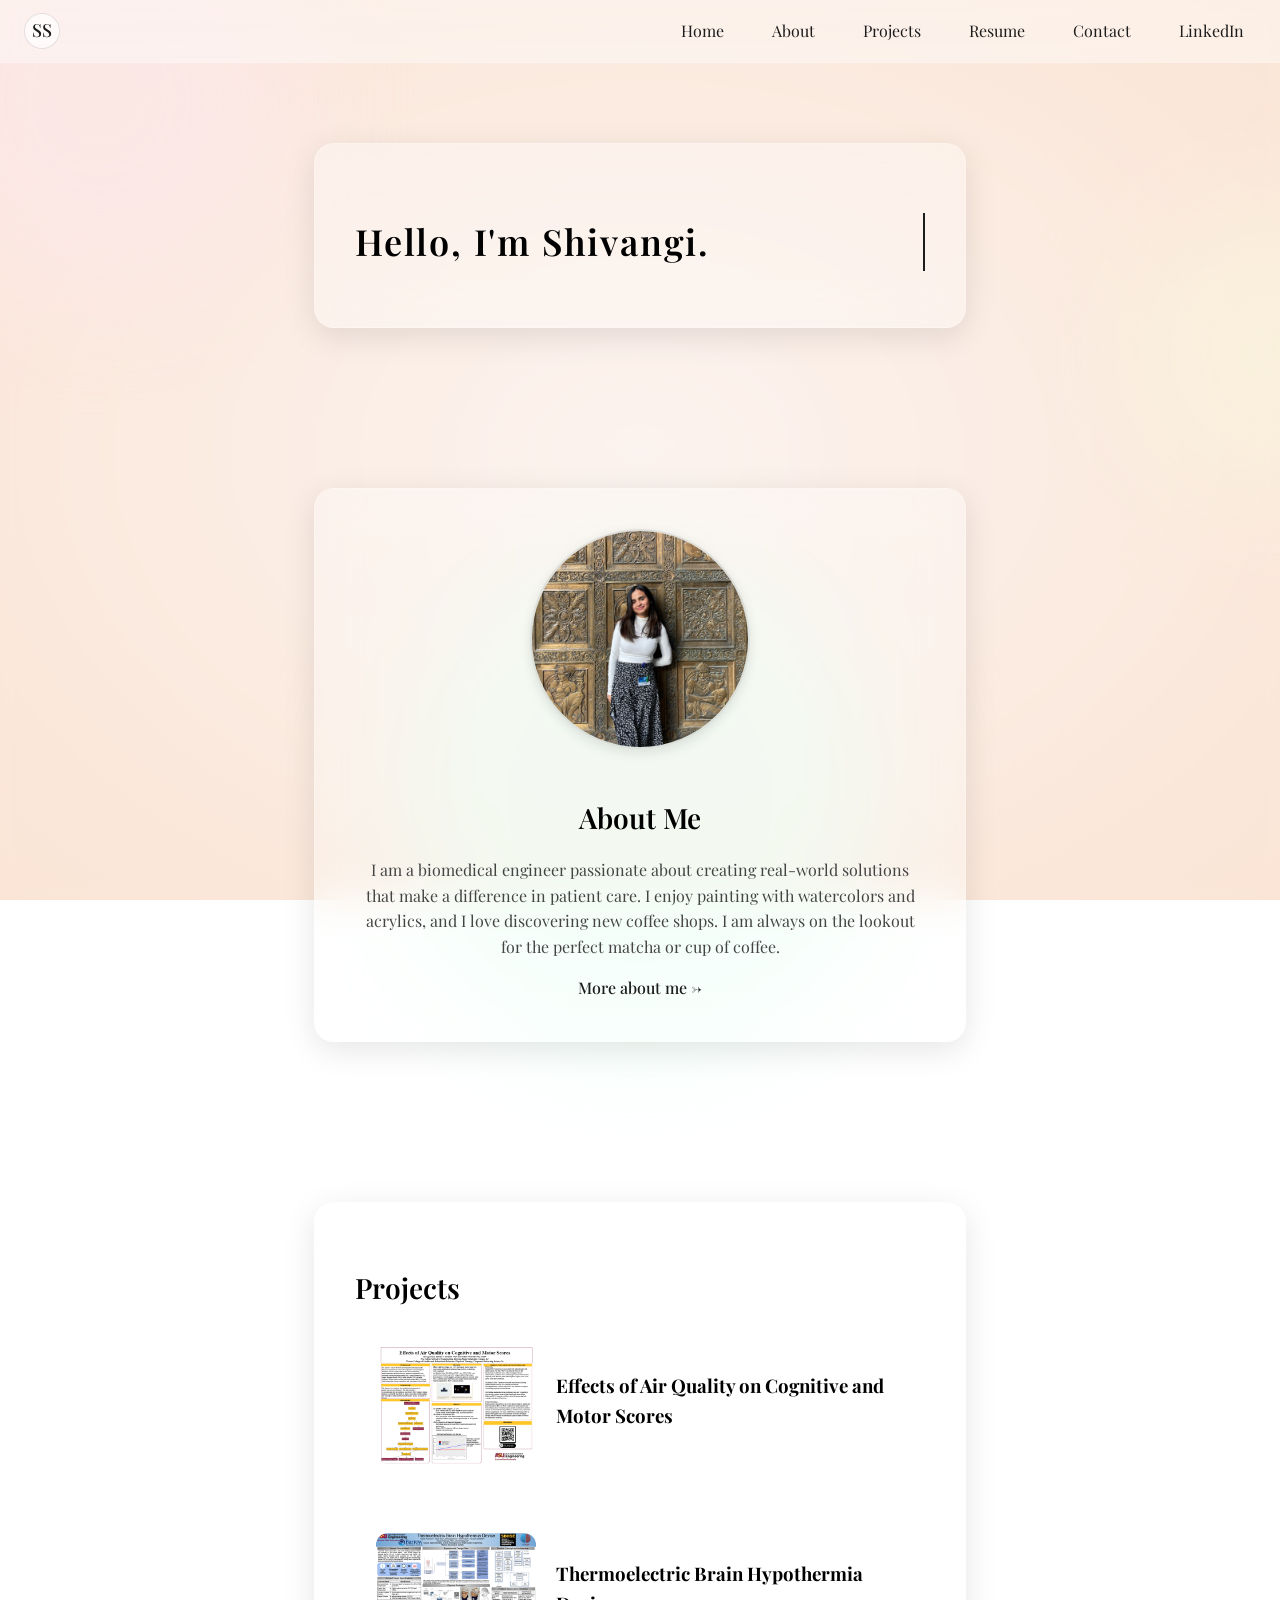
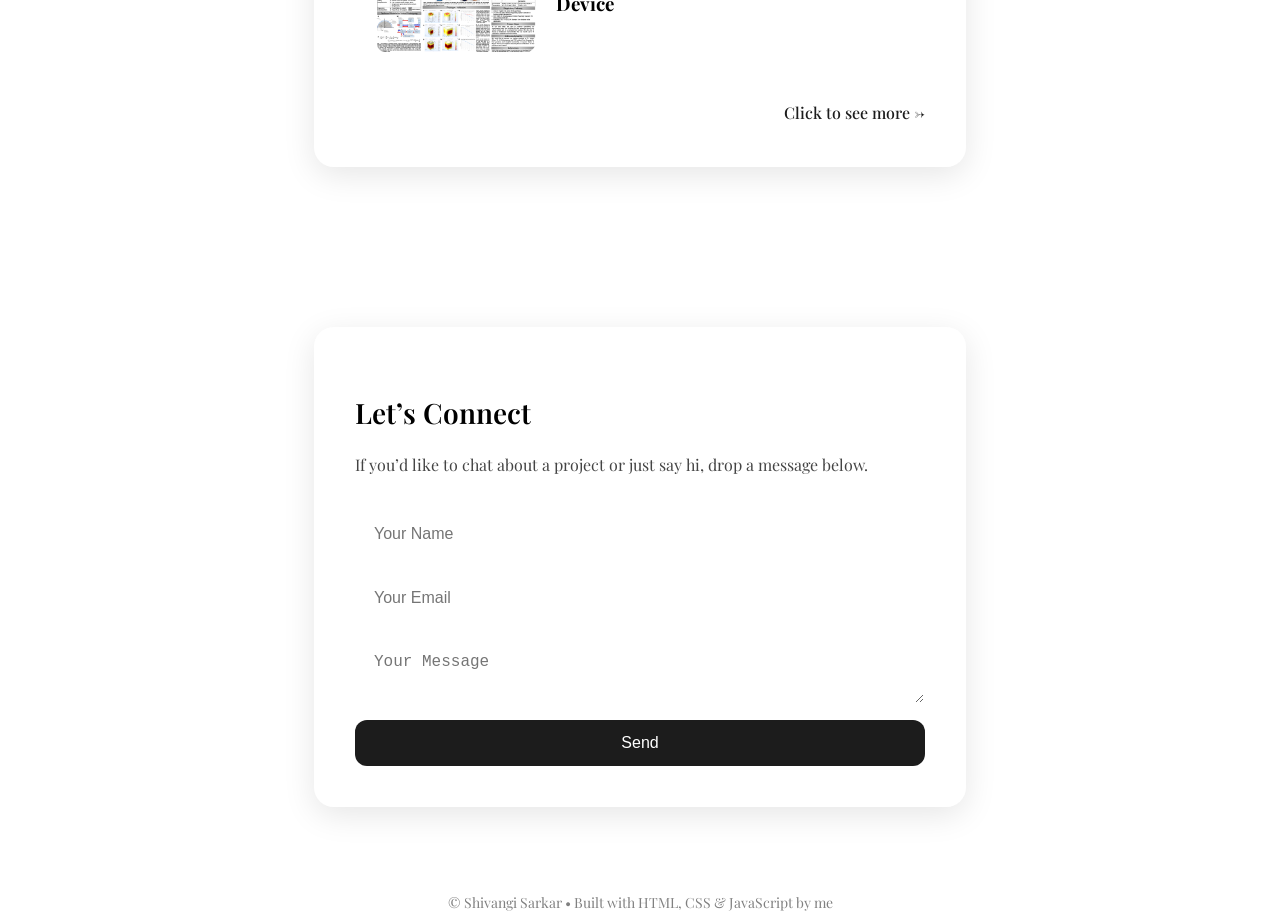
<file: index.html>
<!DOCTYPE html>
<html lang="en">
<head>
  <meta charset="UTF-8" />
  <meta name="viewport" content="width=device-width, initial-scale=1.0"/>
  <title>Portfolio Website</title>

  <!-- Font -->
  <link href="https://fonts.googleapis.com/css2?family=Playfair+Display:wght@400;500;600&display=swap" rel="stylesheet">
  <link href="https://cdn.jsdelivr.net/npm/aos@2.3.4/dist/aos.css" rel="stylesheet"/>
  <link rel="stylesheet" href="mobile.css" />


  <style>
    * {
      box-sizing: border-box;
      scroll-behavior: smooth;
    }
 .typewriter {
  overflow: hidden;
  white-space: nowrap;
  letter-spacing: 0.05em;
  border-right: 2px solid #1c1c1c;
  width: 0;
  animation: typing 2s steps(20, end) forwards;
}

@keyframes typing {
  from { width: 0 }
  to { width: 100% }
}

@keyframes typing {
  from { width: 0 }
  to { width: 100% }
}

@keyframes blink {
  50% { border-color: transparent }
}


    body {
      margin: 0;
      font-family: 'Playfair Display', serif;
      line-height: 1.6;
      min-height: 100vh;
      overflow-x: hidden;
      background: radial-gradient(ellipse at center, #fbeee8 0%, #f8d9c3 100%);
      background-attachment: fixed;
      background-size: cover;
      background-repeat: no-repeat;
      position: relative;
    }

    body::before {
      content: '';
      position: fixed;
      top: 0;
      left: 0;
      width: 100vw;
      height: 100vh;
      z-index: -3;
      background: rgba(255, 255, 255, 0.3);
      backdrop-filter: blur(6px);
    }

    .blob {
      position: fixed;
      border-radius: 50%;
      filter: blur(60px);
      opacity: 0.6;
      z-index: -2;
      animation: float 10s ease-in-out infinite;
    }

    .blob1 {
      width: 400px;
      height: 400px;
      background: #fce8ec;
      top: -100px;
      left: -100px;
    }

    .blob2 {
      width: 300px;
      height: 300px;
      background: #f9f5dc;
      top: 200px;
      right: -150px;
    }

    .blob3 {
      width: 500px;
      height: 500px;
      background: #e6fff3;
      bottom: -150px;
      left: 50%;
      transform: translateX(-50%);
    }

    @keyframes float {
      0%, 100% {
        transform: translateY(0) scale(1);
      }
      50% {
        transform: translateY(-30px) scale(1.05);
      }
    }

    nav {
      position: sticky;
      top: 0;
      z-index: 100;
      backdrop-filter: blur(10px);
      background: rgba(255, 255, 255, 0.4);
      border-bottom: 1px solid rgba(255,255,255,0.2);
      padding: 12px 24px;
      display: flex;
      justify-content: space-between;
      align-items: center;
    }

    .monogram {
      font-weight: 500;
      font-size: 18px;
      border: 1px solid rgba(0, 0, 0, 0.1);
      border-radius: 50%;
      width: 36px;
      height: 36px;
      display: flex;
      align-items: center;
      justify-content: center;
      background: rgba(255, 255, 255, 0.5);
      backdrop-filter: blur(6px);
    }

    .nav-links {
      display: flex;
      gap: 24px;
    }

    nav a {
      color: #1c1c1c;
      text-decoration: none;
      padding: 6px 12px;
      font-size: 16px;
      border-radius: 6px;
      transition: background 0.3s;
    }

    nav a:hover {
      background: rgba(255,255,255,0.3);
    }

    section {
      max-width: 700px;
      margin: 0 auto;
      padding: 80px 24px;
    }

    .glass {
      background: rgba(255, 255, 255, 0.3);
      border: 1px solid rgba(255, 255, 255, 0.2);
      border-radius: 20px;
      backdrop-filter: blur(20px);
      box-shadow: 0 8px 32px rgba(0, 0, 0, 0.1);
      padding: 40px;
    }

    h1 {
      font-size: 36px;
      font-weight: 600;
      margin-bottom: 16px;
    }

    h2 {
      font-size: 28px;
      font-weight: 600;
      margin-bottom: 12px;
    }

    p {
      font-size: 16px;
      color: #444;
    }

    .project-card {
      border: 1px solid rgba(255, 255, 255, 0.3);
      border-radius: 16px;
      padding: 20px;
      margin-bottom: 20px;
      background: rgba(255, 255, 255, 0.25);
      backdrop-filter: blur(10px);
      display: flex;
      flex-wrap: wrap;
      gap: 20px;
    }

    .project-card img {
      flex: 1 1 200px;
      max-width: 250px;
      border-radius: 12px;
      object-fit: cover;
      transition: transform 0.4s ease, box-shadow 0.4s ease;
    }

    .project-card img:hover {
      transform: scale(1.05);
      box-shadow: 0 12px 24px rgba(0, 0, 0, 0.2);
    }

    form {
      display: flex;
      flex-direction: column;
      gap: 16px;
      margin-top: 32px;
    }

    input, textarea {
      font-size: 16px;
      padding: 14px 18px;
      border: 1px solid rgba(255,255,255,0.3);
      border-radius: 12px;
      background: rgba(255, 255, 255, 0.4);
      backdrop-filter: blur(6px);
      outline: none;
    }

    button {
      padding: 14px 18px;
      font-size: 16px;
      font-weight: 500;
      background-color: #1c1c1c;
      color: #fff;
      border: none;
      border-radius: 12px;
      cursor: pointer;
      transition: background-color 0.3s ease;
    }

    button:hover {
      background-color: #333;
    }

    @media (max-width: 600px) {
      nav {
        flex-direction: column;
        align-items: flex-start;
      }
      .nav-links {
        flex-wrap: wrap;
        gap: 12px;
      }
      .project-card {
        flex-direction: column;
        align-items: center;
      }
    }
    @media (max-width: 768px) {
  .hamburger {
    display: block !important;
  }
}
  </style>
</head>
<body>

  <!-- 🌟 Animated Blobs -->
  <div class="blob blob1"></div>
  <div class="blob blob2"></div>
  <div class="blob blob3"></div>

  <!-- 🔝 Nav -->
  <nav>
    <a href="index.html" class="monogram">SS</a>
    <div class="nav-links">
      <a href="#home">Home</a>
      <a href="#about">About</a>
      <a href="#projects">Projects</a>
      <a href="resume.pdf" target="_blank" rel="noopener noreferrer">Resume</a>
      <a href="#contact">Contact</a>
      <a href="https://www.linkedin.com/in/shivangi-sarkar/" target="_blank" rel="noopener noreferrer">LinkedIn</a>
    </div>
    <div class="hamburger" onclick="toggleMenu()">☰</div>
  </nav>
  <!-- ✅ Mobile Nav Menu (for phones only) -->
<div class="mobile-nav-links" id="mobileMenu">
  <a href="index.html">Home</a>
  <a href="aboutme.html">About</a>
  <a href="project.html">Projects</a>
  <a href="resume.pdf" target="_blank">Resume</a>
  <a href="contact.html">Contact</a>
  <a href="https://www.linkedin.com/in/shivangi-sarkar/" target="_blank">LinkedIn</a>
</div>


  <!-- 🏠 Home Section -->
  <section id="home" data-aos="fade-up">
    <div class="glass">
      <h1 class="typewriter">Hello, I'm Shivangi.</h1>

    </div>
  </section>

  <!-- 👩‍🔬 About Section -->
  <section id="about" data-aos="fade-up">
    <div class="glass" style="display: flex; flex-direction: column; gap: 24px; align-items: center; text-align: center;">
      <img src="your-photo.jpg" alt="Shivangi portrait" style="width: 220px; height: 220px; border-radius: 50%; object-fit: cover; border: 2px solid rgba(0,0,0,0.1); box-shadow: 0 4px 12px rgba(0,0,0,0.1);"/>
      <div>
        <h2>About Me</h2>
        <p>
          I am a biomedical engineer passionate about creating real-world solutions that make a difference in patient care.
          I enjoy painting with watercolors and acrylics, and I love discovering new coffee shops.
          I am always on the lookout for the perfect matcha or cup of coffee.
        </p>
        <a href="aboutme.html" onmouseout="this.style.textDecoration='none'" onmouseover="this.style.textDecoration='underline'" style="font-size: 16px; text-decoration: none; color: #1c1c1c; font-weight: 500; transition: all 0.3s ease;" >
    More about me →
  </a>
</div>
</div>
      </div>
    </div>
  </section>

  <!-- 🛠 Projects -->
  <section data-aos="fade-up" id="projects">
<div class="glass">
<h2>Projects</h2>
<div class="project-card">
<a href="appliedproject.jpg" target="_blank">
<img alt="Applied Project" src="appliedproject.jpg" style="height: 120px; object-fit: cover; width: 100%; border-radius: 12px;"/>
</a>
<div style="flex: 2 1 200px; padding-top: 8px;">
<h3>Effects of Air Quality on Cognitive and Motor Scores</h3>
</div>
</div>
<div class="project-card">
<a href="capstone.jpg" target="_blank">
<img alt="Capstone Project" src="capstone.jpg" style="height: 120px; object-fit: cover; width: 100%; border-radius: 12px;"/>
</a>
<div style="flex: 2 1 200px; padding-top: 8px;">
<h3>Thermoelectric Brain Hypothermia Device</h3>
</div>
</div>
<div style="text-align: right; margin-top: 16px;">
<a href="project.html" onmouseout="this.style.textDecoration='none'" onmouseover="this.style.textDecoration='underline'" style="font-size: 16px; text-decoration: none; color: #1c1c1c; font-weight: 500; transition: all 0.3s ease;" >
    Click to see more →
  </a>
</div>
</div>
</section>

  <!-- 📬 Contact -->
  <section id="contact" data-aos="fade-up">
    <div class="glass">
      <h2>Let’s Connect</h2>
      <p>If you’d like to chat about a project or just say hi, drop a message below.</p>
      <form action="https://formsubmit.co/ssarka29@asu.edu" method="POST">
       <input type="text" name="name" placeholder="Your Name" required>
  <input type="email" name="email" placeholder="Your Email" required>
  <textarea name="message" placeholder="Your Message" required></textarea>

  <!-- Optional settings -->
  <input type="hidden" name="_subject" value="New Message from Portfolio Site">
  <input type="hidden" name="_captcha" value="false">

  <button type="submit">Send</button>
</form>
      </form>
    </div>
  </section>

  <!-- AOS Animation Script -->
  <script src="https://cdn.jsdelivr.net/npm/aos@2.3.4/dist/aos.js"></script>
  <script>
    AOS.init({
      duration: 800,
      once: true
    });
  </script>
  <footer style="font-size:14px; color:gray; text-align:center; padding: 5px;">
  © Shivangi Sarkar • Built with HTML, CSS & JavaScript by me
</footer>

<script>
  function toggleMenu() {
    const menu = document.getElementById('mobileMenu');
    menu.style.display = menu.style.display === 'flex' ? 'none' : 'flex';
  }
  </script>
  
</body>
</html>
</file>
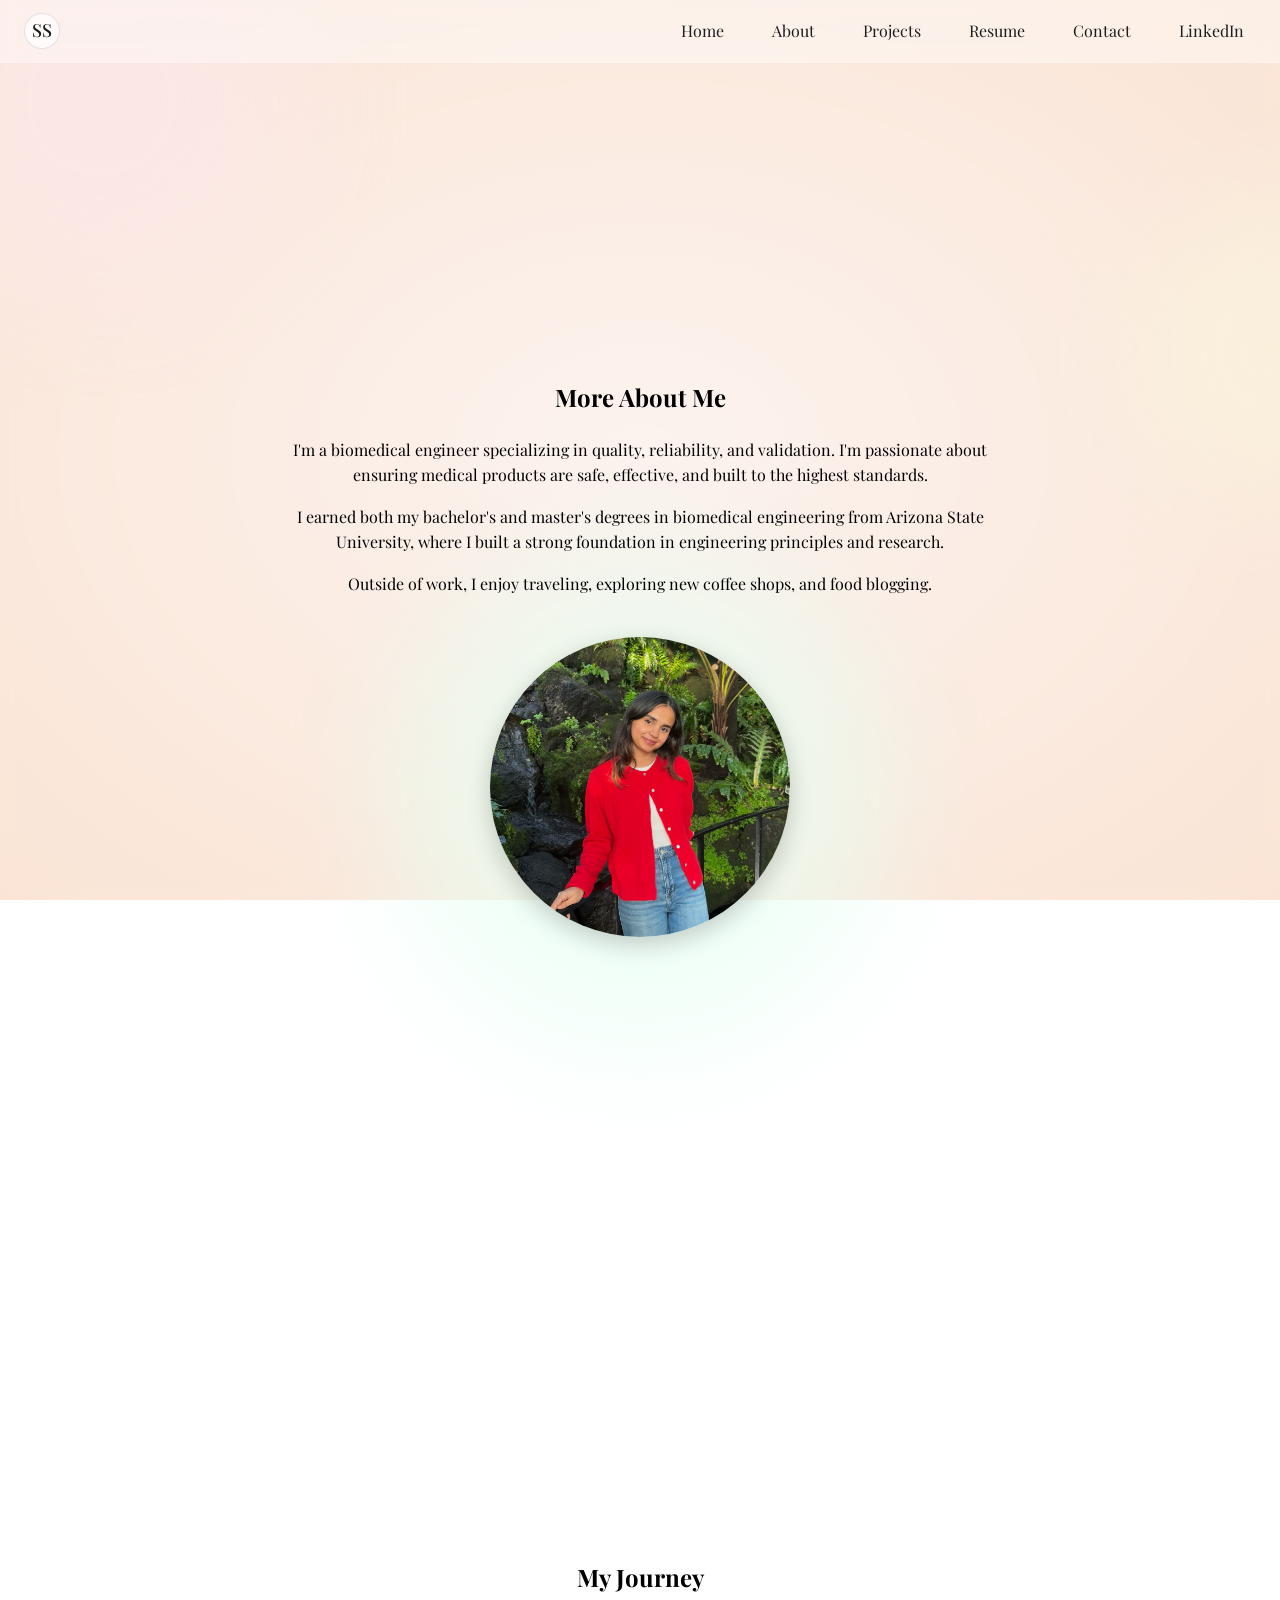
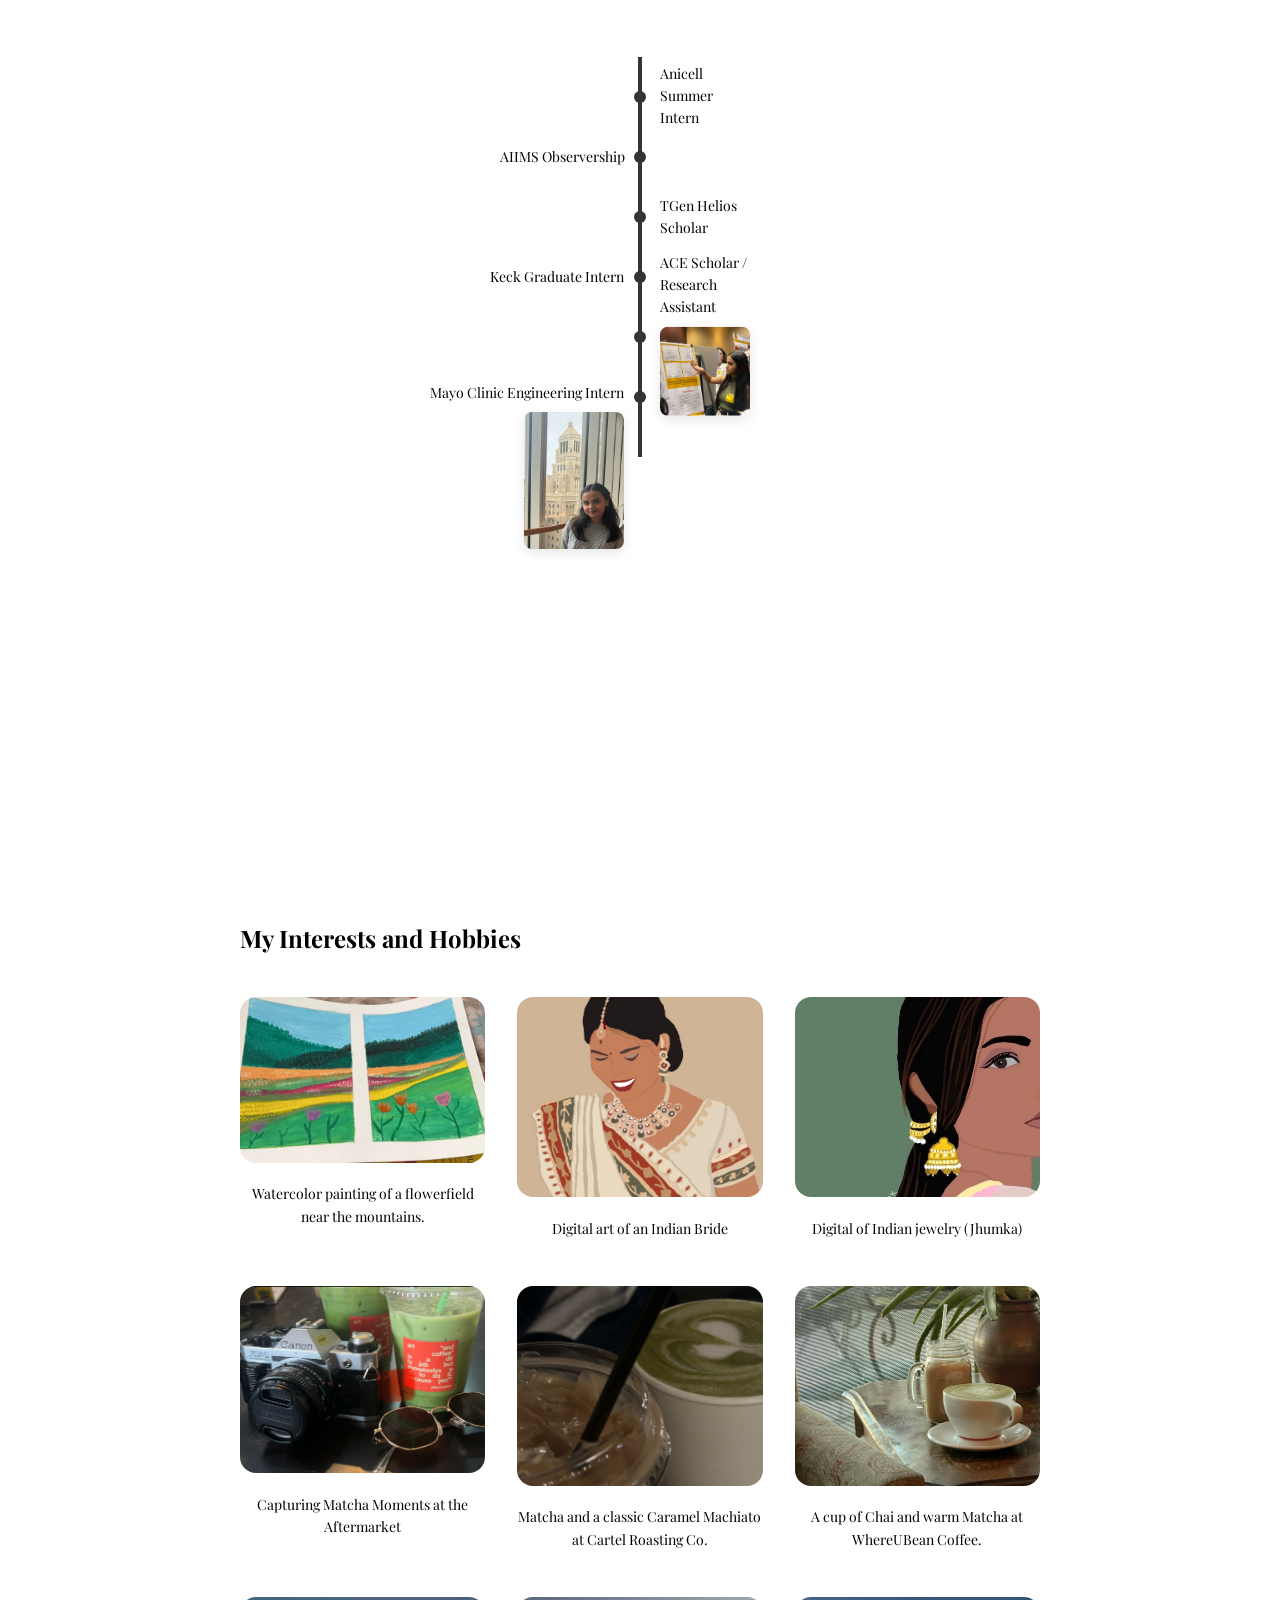
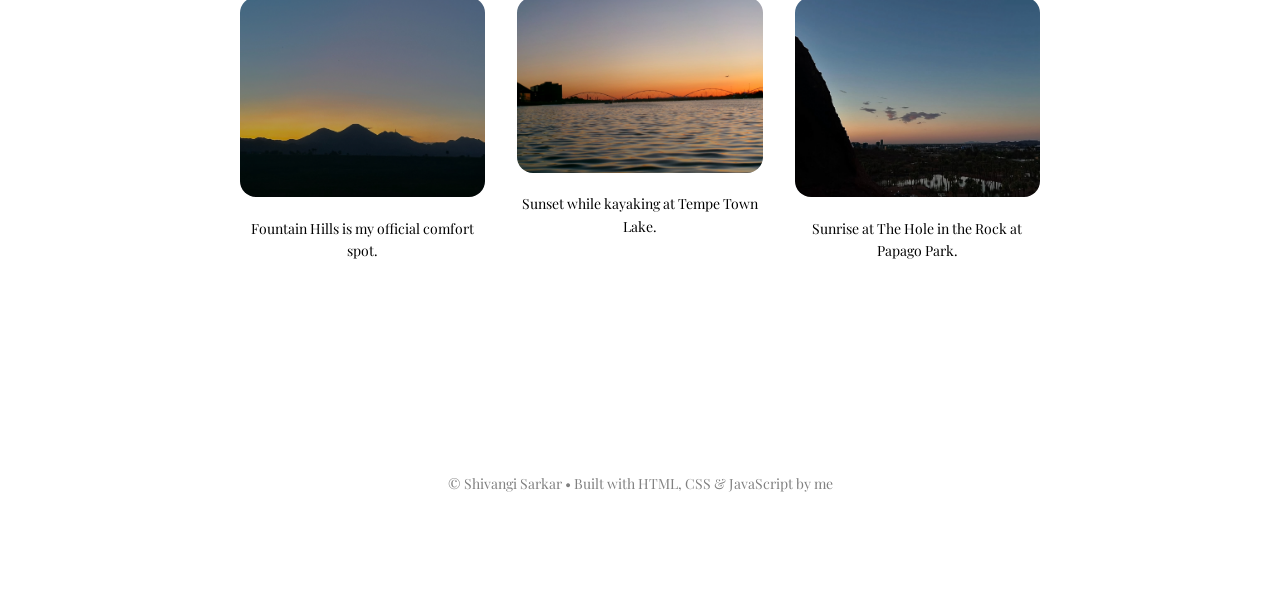
<file: aboutme.html>
<!DOCTYPE html>
<html lang="en"><head>
<meta charset="utf-8"/>
<meta content="width=device-width, initial-scale=1.0" name="viewport"/>
<title>About – Shivangi</title>
<link href="https://fonts.googleapis.com/css2?family=Playfair+Display:wght@400;500;600&amp;display=swap" rel="stylesheet"/>
<link href="https://cdn.jsdelivr.net/npm/aos@2.3.4/dist/aos.css" rel="stylesheet"/>
<link rel="stylesheet" href="mobile.css" />
<style>
  * {
    box-sizing: border-box;
    scroll-behavior: smooth;
  }



  body {
    margin: 0;
    font-family: 'Playfair Display', serif;
    line-height: 1.6;
    min-height: 100vh;
    overflow-x: hidden;
    background: radial-gradient(ellipse at center, #fbeee8 0%, #f8d9c3 100%);
    background-attachment: fixed;
    background-size: cover;
    background-repeat: no-repeat;
    position: relative;
  }

  body::before {
    content: '';
    position: fixed;
    top: 0;
    left: 0;
    width: 100vw;
    height: 100vh;
    z-index: -3;
    background: rgba(255, 255, 255, 0.3);
    backdrop-filter: blur(6px);
  }

  .blob {
    position: fixed;
    border-radius: 50%;
    filter: blur(60px);
    opacity: 0.6;
    z-index: -2;
    animation: float 10s ease-in-out infinite;
  }

  .blob1 { width: 400px; height: 400px; background: #fce8ec; top: -100px; left: -100px; }
  .blob2 { width: 300px; height: 300px; background: #f9f5dc; top: 200px; right: -150px; }
  .blob3 { width: 500px; height: 500px; background: #e6fff3; bottom: -150px; left: 50%; transform: translateX(-50%); }

  @keyframes float {
    0%, 100% { transform: translateY(0) scale(1); }
    50% { transform: translateY(-30px) scale(1.05); }
  }

  nav {
    position: sticky;
    top: 0;
    z-index: 100;
    backdrop-filter: blur(10px);
    background: rgba(255, 255, 255, 0.4);
    border-bottom: 1px solid rgba(255,255,255,0.2);
    padding: 12px 24px;
    display: flex;
    justify-content: space-between;
    align-items: center;
  }

  .monogram {
    font-weight: 500;
    font-size: 18px;
    border: 1px solid rgba(0, 0, 0, 0.1);
    border-radius: 50%;
    width: 36px;
    height: 36px;
    display: flex;
    align-items: center;
    justify-content: center;
    background: rgba(255, 255, 255, 0.5);
    backdrop-filter: blur(6px);
  }

  .nav-links {
    display: flex;
    gap: 24px;
  }

  nav a {
    color: #1c1c1c;
    text-decoration: none;
    padding: 6px 12px;
    font-size: 16px;
    border-radius: 6px;
    transition: background 0.3s;
  }

  nav a:hover {
    background: rgba(255,255,255,0.3);
  }

  section {
    max-width: 1000vw;
    height: 130vh;
    display: flex;
    flex-direction: column;
    justify-content: center;
    align-items: center;
    padding: 80px 24px;
    scroll-snap-align: start;
  }

  .glass {
    background: rgba(255, 255, 255, 0.3);
    border-radius: 20px;
    backdrop-filter: blur(20px);
    padding: 40px;
  }

  .journey-timeline {
    position: relative;
    width: 100%;
    max-width: 400px;
    height: 600px;
    margin: 40px auto;
  }

  .journey-line {
    position: absolute;
    top: 0;
    left: 50%;
    transform: translateX(-50%);
    width: 4px;
    height: 100%;
    background-color: #333;
  }

  .journey-point {
    position: absolute;
    left: 50%;
    transform: translate(-50%, -50%);
    width: 12px;
    height: 12px;
    background-color: #333;
    border-radius: 50%;
    opacity: 0;
    animation: fadeInPoint 0.5s ease-out forwards;
  }

  .journey-label {
    position: absolute;
    transform: translateY(-50%);
    font-family: 'Playfair Display', serif;
    font-size: 14px;
    max-width: 200px;
    color: #000;
    opacity: 0;
    animation: fadeInPoint 0.5s ease-out forwards;
  }

  .journey-label img {
    width: 100%;
    max-width: 180px;
    margin-top: 8px;
    border-radius: 8px;
    box-shadow: 0 4px 12px rgba(0,0,0,0.1);
  }

  .jp1 { top: 10%; animation-delay: 0.5s; }
  .jl1 { top: 10%; left: calc(50% + 20px); animation-delay: 0.6s; }
  .jp2 { top: 25%; animation-delay: 0.8s; }
  .jl2 { top: 25%; left: calc(50% - 140px); text-align: right; animation-delay: 0.9s; }
  .jp3 { top: 40%; animation-delay: 1.1s; }
  .jl3 { top: 40%; left: calc(50% + 20px); animation-delay: 1.2s; }
  .jp4 { top: 55%; animation-delay: 1.4s; }
  .jl4 { top: 55%; left: calc(50% - 150px); text-align: right; animation-delay: 1.5s; }
  .jp5 { top: 70%; animation-delay: 1.7s; }
  .jl5 { top: 70%; left: calc(50% + 20px); animation-delay: 1.8s; }
  .jp6 { top: 85%; animation-delay: 2.0s; }
  .jl6 { top: 85%; left: calc(50% - 210px); text-align: right; animation-delay: 2.1s; }

  @keyframes fadeInPoint {
    to { opacity: 1; }
  }
.interests {
  margin-bottom: 1px; /* Reduce this number */
}

.timeline {
  margin-top: 90px; /* Also reduce this */
}

  .interests-grid {
    display: grid;
    grid-template-columns: repeat(3, 1fr);
    gap: 32px;
    margin-top: 40px;
  }

  .interest-item {
    text-align: center;
    font-size: 14px;
  }

  .interest-item img {
    width: 100%;
    height: auto;
    border-radius: 16px;
    object-fit: cover;
    max-height: 200px;
  }
</style>
</head>
<body>
<div class="blob blob1"></div>
<div class="blob blob2"></div>
<div class="blob blob3"></div>
<nav>
 <a href="index.html" class="monogram">SS</a>
  <div class="nav-links">
    <a href="index.html">Home</a>
    <a href="aboutme.html">About</a>
    <a href="project.html">Projects</a>
    <a href="resume.pdf" rel="noopener noreferrer" target="_blank">Resume</a>
    <a href="contact.html">Contact</a>
    <a href="https://www.linkedin.com/in/shivangi-sarkar/" target="_blank" rel="noopener noreferrer">LinkedIn</a>
</div>
</nav>

<section data-aos="fade-up" id="more-about">
  <div style="max-width: 700px; text-align: center;">
    <h2>More About Me</h2>
    <p>
<p>I'm a biomedical engineer specializing in quality, reliability, and validation. 
  I'm passionate about ensuring medical products are safe, effective, and built to the highest standards.</p>

</p>I earned both my bachelor's and master's degrees in biomedical engineering from Arizona State University, 
where I built a strong foundation in engineering principles and research.</p>

</p>Outside of work, I enjoy traveling, exploring new coffee shops, and food blogging.</p>

</p>
    </p>
  <div style="display: flex; justify-content: center; margin-top: 40px;">
    <img 
      src="shiv.jpg" 
      alt="Portrait of Shivangi"
      style="
        height: 300px;
        width: 300px;
        border-radius: 50%;
        object-fit: cover;
        box-shadow: 0 8px 24px rgba(0, 0, 0, 0.2);
      "
    />
  </div>
</section>

<section data-aos="fade-up" id="journey">
  <h2>My Journey</h2>
  <div class="journey-timeline" style="max-width: 220px; height: 400px;">
    <div class="journey-line"></div>
    <div class="journey-point jp1"></div>
    <div class="journey-label jl1">Anicell Summer Intern</div>
    <div class="journey-point jp2"></div>
    <div class="journey-label jl2">AIIMS Observership</div>
    <div class="journey-point jp3"></div>
    <div class="journey-label jl3">TGen Helios Scholar</div>
    <div class="journey-point jp4"></div>
    <div class="journey-label jl4">Keck Graduate Intern</div>
    <div class="journey-point jp5"></div>
    <div class="journey-label jl5">
      ACE Scholar / Research Assistant<br/>
      <img src="ace.jpg" alt="ACE Program Placeholder Image"/>
    </div>
    <div class="journey-point jp6"></div>
    <div class="journey-label jl6" style="max-width: 1000px; height: 30px;" >
      Mayo Clinic Engineering Intern<br/>
      <img src="mayo.jpg" alt="Mayo Clinic Placeholder Image" style="width: 100px;"/>
    </div>
  </div>
</section>

<section data-aos="fade-up" id="art">
  <div>
    <h2>My Interests and Hobbies</h2>
   <div class="interests-grid" style="max-width: 800px;">

      <div class="interest-item">
        <img src="art1.jpg" alt="Watercolor painting"  />
        <p>Watercolor painting of a flowerfield near the mountains.</p>
      </div>
      <div class="interest-item">
        <img src="art2.jpg" alt="Matcha hunting" />
        <p>Digital art of an Indian Bride</p>
      </div>
      <div class="interest-item">
        <img src="art3.jpg" alt="Nature walks" />
        <p>Digital of Indian jewelry (Jhumka)</p>
      </div>
      <div class="interest-item">
        <img src="matcha1.jpg" alt="Sketching" />
        <p>Capturing Matcha Moments at the Aftermarket</p>
      </div>
      <div class="interest-item">
        <img src="matcha2.jpg" alt="Café hopping" />
        <p>Matcha and a classic Caramel Machiato at Cartel Roasting Co.</p>
      </div>
      <div class="interest-item">
        <img src="matcha3.jpg" alt="Books" />
        <p>A cup of Chai and warm Matcha at WhereUBean Coffee. </p>
      </div>
      <div class="interest-item">
        <img src="sunset1.jpg" alt="Creative journaling" />
        <p>Fountain Hills is my official comfort spot.</p>
      </div>
      <div class="interest-item">
        <img src="sunset2.jpg" alt="Crafts" />
        <p>Sunset while kayaking at Tempe Town Lake.</p>
      </div>
      <div class="interest-item">
        <img src="sunset3.jpg" alt="Photography" />
        <p>Sunrise at The Hole in the Rock at Papago Park.</p>
      </div>
    </div>
  </div>
</section>



<script src="https://cdn.jsdelivr.net/npm/aos@2.3.4/dist/aos.js"></script>
<script>
  AOS.init({
    duration: 800,
    once: true
  });
</script>
<footer style="font-size:14px; color:gray; text-align:center; padding: 100px;">
  © Shivangi Sarkar • Built with HTML, CSS & JavaScript by me
</footer>
</body></html>
</file>
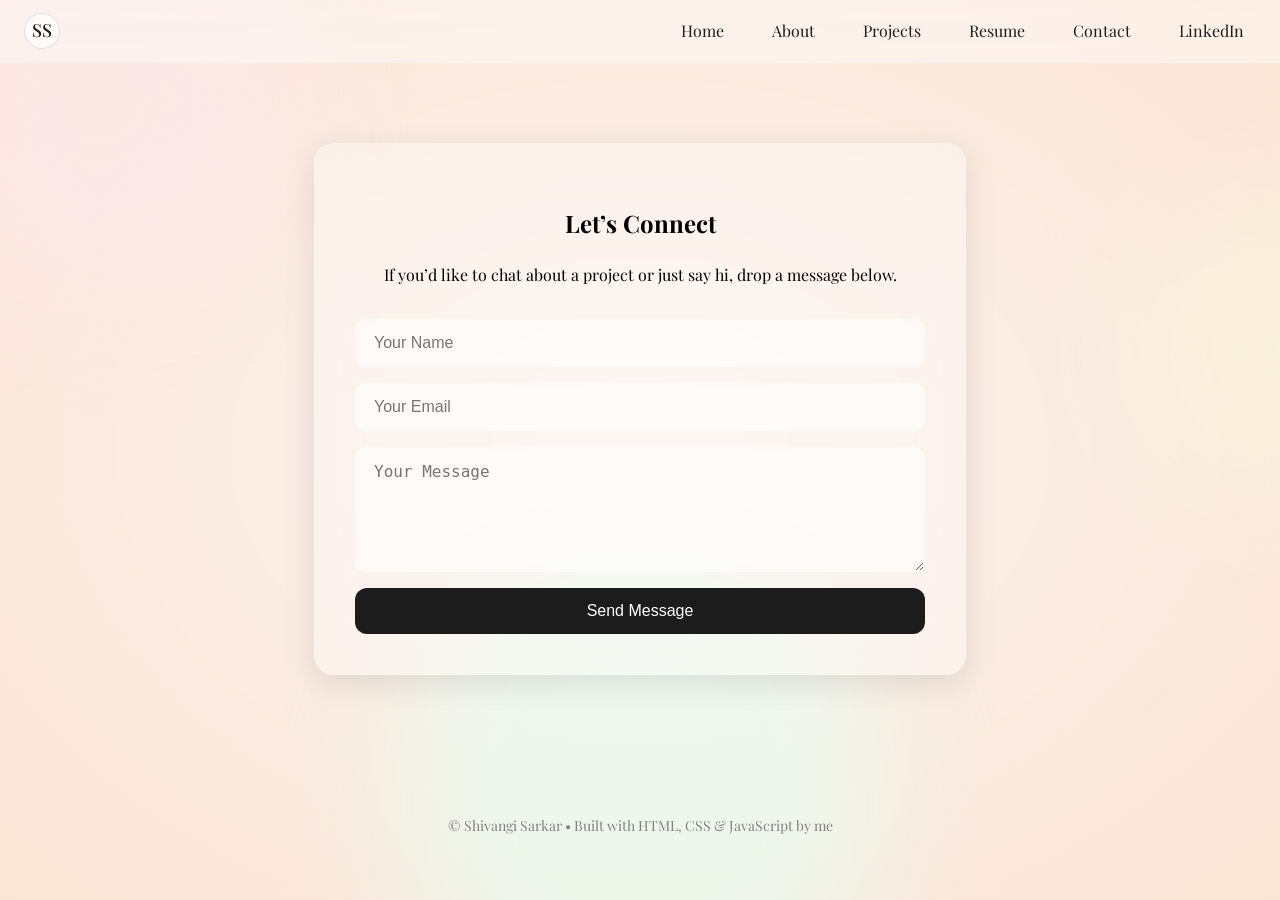
<file: contact.html>
<!DOCTYPE html>
<html lang="en">
<head>
  <meta charset="UTF-8" />
  <meta name="viewport" content="width=device-width, initial-scale=1.0" />
  <title>Contact – Shivangi</title>
  <link href="https://fonts.googleapis.com/css2?family=Playfair+Display:wght@400;500;600&display=swap" rel="stylesheet" />
  <link href="https://cdn.jsdelivr.net/npm/aos@2.3.4/dist/aos.css" rel="stylesheet" />
  <link rel="stylesheet" href="mobile.css" />
  <style>
    * {
      box-sizing: border-box;
      scroll-behavior: smooth;
    }

    body {
      margin: 0;
      font-family: 'Playfair Display', serif;
      line-height: 1.6;
      min-height: 100vh;
      overflow-x: hidden;
      background: radial-gradient(ellipse at center, #fbeee8 0%, #f8d9c3 100%);
      background-attachment: fixed;
      background-size: cover;
      background-repeat: no-repeat;
      position: relative;
    }

    body::before {
      content: '';
      position: fixed;
      top: 0;
      left: 0;
      width: 100vw;
      height: 100vh;
      z-index: -3;
      background: rgba(255, 255, 255, 0.3);
      backdrop-filter: blur(6px);
    }

    .blob {
      position: fixed;
      border-radius: 50%;
      filter: blur(60px);
      opacity: 0.6;
      z-index: -2;
      animation: float 10s ease-in-out infinite;
    }

    .blob1 { width: 400px; height: 400px; background: #fce8ec; top: -100px; left: -100px; }
    .blob2 { width: 300px; height: 300px; background: #f9f5dc; top: 200px; right: -150px; }
    .blob3 { width: 500px; height: 500px; background: #e6fff3; bottom: -150px; left: 50%; transform: translateX(-50%); }

    @keyframes float {
      0%, 100% { transform: translateY(0) scale(1); }
      50% { transform: translateY(-30px) scale(1.05); }
    }

    nav {
      position: sticky;
      top: 0;
      z-index: 100;
      backdrop-filter: blur(10px);
      background: rgba(255, 255, 255, 0.4);
      border-bottom: 1px solid rgba(255,255,255,0.2);
      padding: 12px 24px;
      display: flex;
      justify-content: space-between;
      align-items: center;
    }

    .monogram {
      font-weight: 500;
      font-size: 18px;
      border: 1px solid rgba(0, 0, 0, 0.1);
      border-radius: 50%;
      width: 36px;
      height: 36px;
      display: flex;
      align-items: center;
      justify-content: center;
      background: rgba(255, 255, 255, 0.5);
      backdrop-filter: blur(6px);
    }

    .nav-links {
      display: flex;
      gap: 24px;
    }

    nav a {
      color: #1c1c1c;
      text-decoration: none;
      padding: 6px 12px;
      font-size: 16px;
      border-radius: 6px;
      transition: background 0.3s;
    }

    nav a:hover {
      background: rgba(255,255,255,0.3);
    }

    section {
      max-width: 700px;
      margin: 0 auto;
      padding: 80px 24px;
    }

    .glass {
      background: rgba(255, 255, 255, 0.3);
      border: 1px solid rgba(255, 255, 255, 0.2);
      border-radius: 20px;
      backdrop-filter: blur(20px);
      box-shadow: 0 8px 32px rgba(0, 0, 0, 0.1);
      padding: 40px;
      text-align: center;
    }

    form {
      display: flex;
      flex-direction: column;
      gap: 16px;
      margin-top: 32px;
    }

    input, textarea {
      font-size: 16px;
      padding: 14px 18px;
      border: 1px solid rgba(255,255,255,0.3);
      border-radius: 12px;
      background: rgba(255, 255, 255, 0.4);
      backdrop-filter: blur(6px);
      outline: none;
      color: #000;
    }

    button {
      padding: 14px 18px;
      font-size: 16px;
      font-weight: 500;
      background-color: #1c1c1c;
      color: #fff;
      border: none;
      border-radius: 12px;
      cursor: pointer;
      transition: background-color 0.3s ease;
    }

    button:hover {
      background-color: #333;
    }
  </style>
</head>
<body>
  <div class="blob blob1"></div>
  <div class="blob blob2"></div>
  <div class="blob blob3"></div>

  <nav>
    <a href="index.html" class="monogram">SS</a>
    <div class="nav-links">
      <a href="index.html">Home</a>
      <a href="aboutme.html">About</a>
      <a href="project.html">Projects</a>
      <a href="resume.pdf" target="_blank" rel="noopener noreferrer">Resume</a>
      <a href="contact">Contact</a>
      <a href="https://www.linkedin.com/in/shivangi-sarkar/" target="_blank" rel="noopener noreferrer">LinkedIn</a>
    </div>
  </nav>

  <section id="contact" data-aos="fade-up">
    <div class="glass">
      <h2>Let’s Connect</h2>
      <p>If you’d like to chat about a project or just say hi, drop a message below.</p>
      <form action="https://formsubmit.co/ssarka29@asu.edu" method="POST">
        <input type="text" name="name" placeholder="Your Name" required />
        <input type="email" name="email" placeholder="Your Email" required />
        <textarea name="message" placeholder="Your Message" rows="5" required></textarea>

        <input type="hidden" name="_subject" value="New Message from Portfolio Site">
        <input type="hidden" name="_captcha" value="false">

        <button type="submit">Send Message</button>
      </form>
    </div>
  </section>

  <script src="https://cdn.jsdelivr.net/npm/aos@2.3.4/dist/aos.js"></script>
  <script>
    AOS.init({ duration: 800, once: true });
  </script>
  <footer style="font-size:14px; color:gray; text-align:center; padding: 60px;">
    © Shivangi Sarkar • Built with HTML, CSS & JavaScript by me
  </footer>
</body>
</html>
</file>
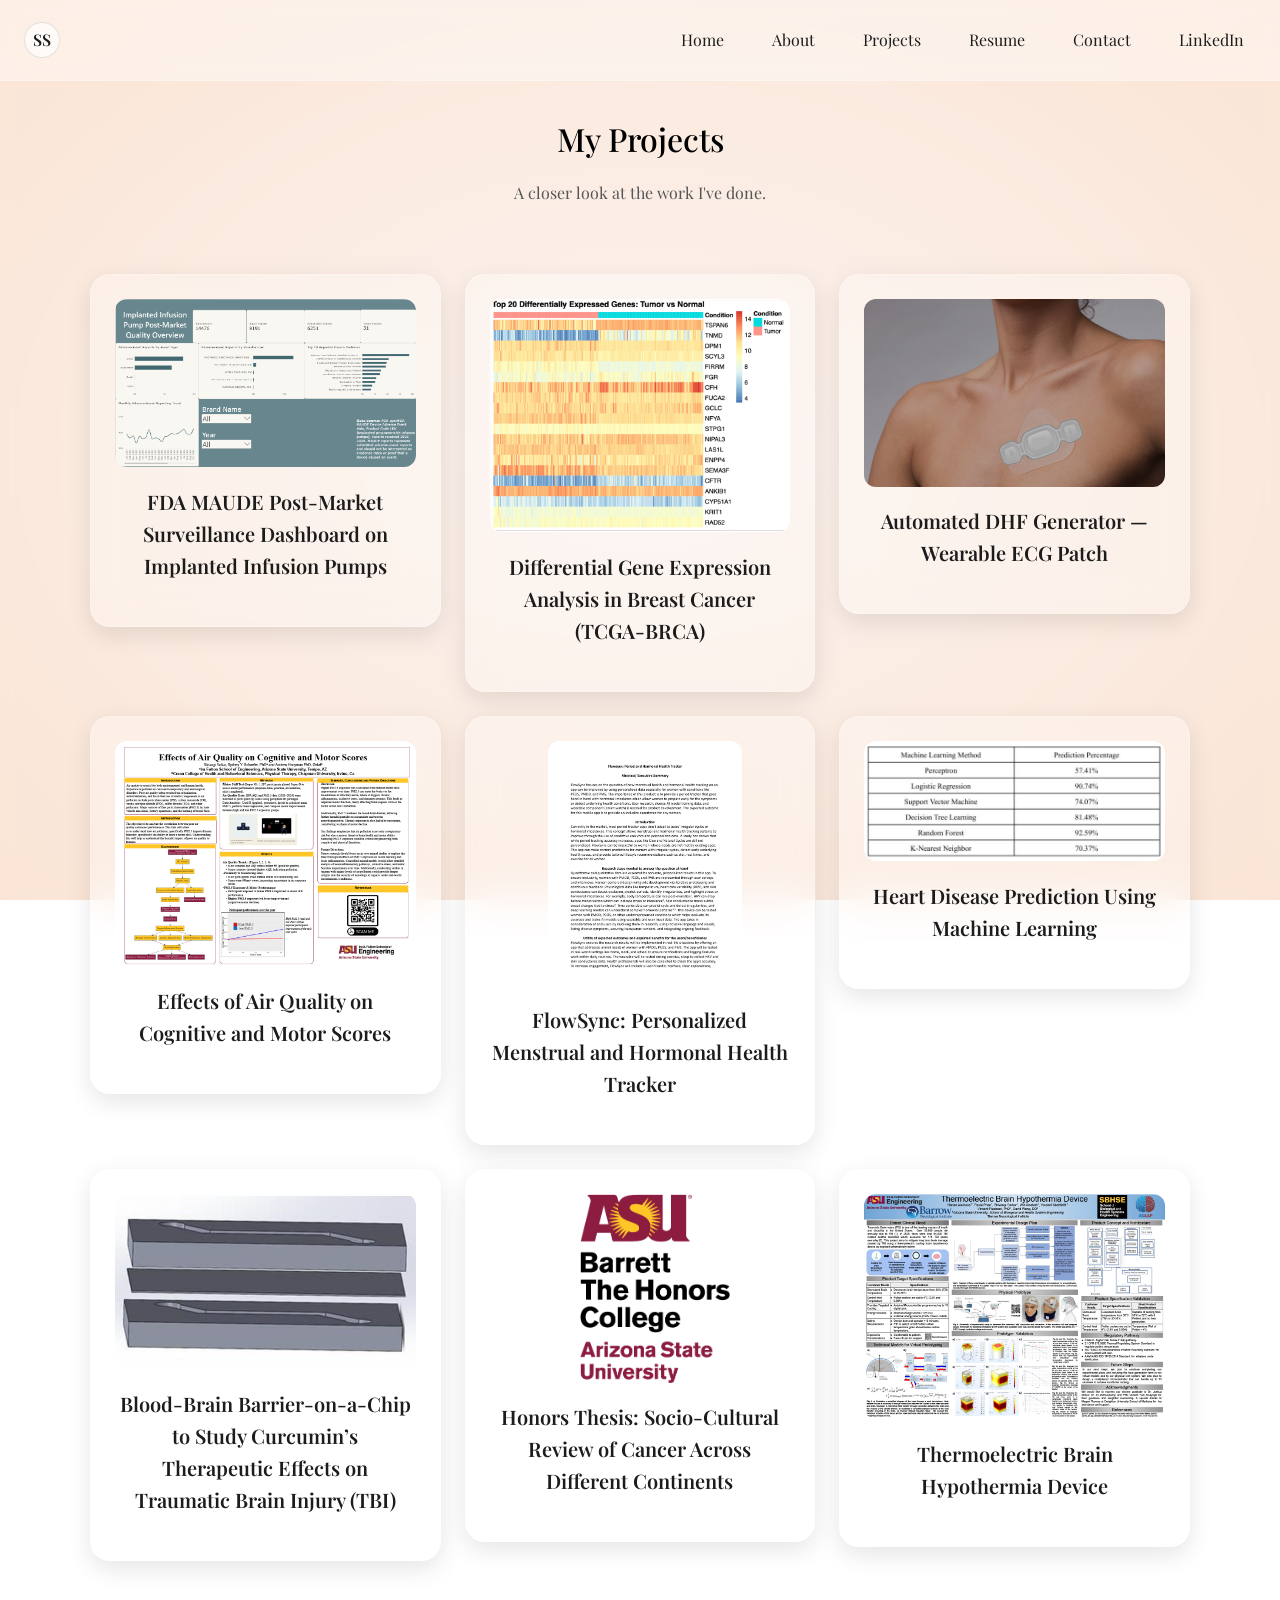
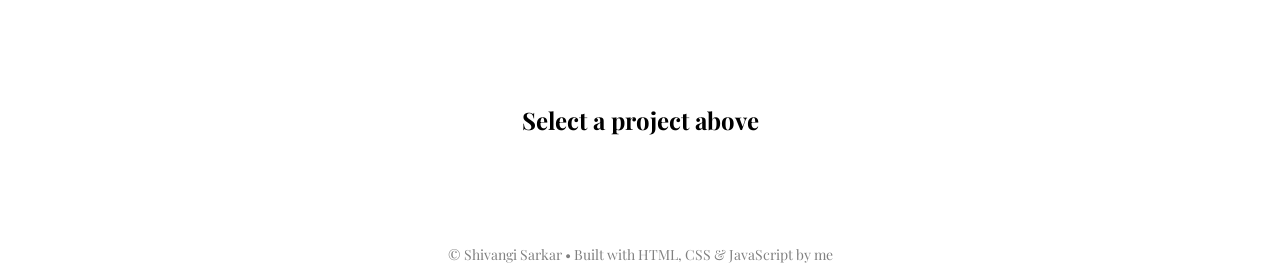
<file: project.html>
<!DOCTYPE html>

<html lang="en">
<head>
<meta charset="utf-8"/>
<meta content="width=device-width, initial-scale=1.0" name="viewport"/>
<title>Projects – Shivangi</title>
<!-- Font -->
<link href="https://fonts.googleapis.com/css2?family=Playfair+Display:wght@400;500;600&amp;display=swap" rel="stylesheet"/>
<link href="https://cdn.jsdelivr.net/npm/aos@2.3.4/dist/aos.css" rel="stylesheet"/>
<link rel="stylesheet" href="mobile.css" />
<style>html 
{  .zoom-on-hover {
  transition: transform 0.3s ease;
  cursor: zoom-in;
}

.zoom-on-hover:hover {
  transform: scale(1.05);
} 
scroll-behavior: smooth;
}

    body {
      margin: 0;
      font-family: 'Playfair Display', serif;
      line-height: 1.6;
      min-height: 100vh;
      overflow-x: hidden;
      background: radial-gradient(ellipse at center, #fbeee8 0%, #f8d9c3 100%);
      background-attachment: fixed;
      background-size: cover;
      background-repeat: no-repeat;
      position: relative;
    }

    body::before {
      content: '';
      position: fixed;
      top: 0;
      left: 0;
      width: 100vw;
      height: 100vh;
      z-index: -3;
      background: rgba(255, 255, 255, 0.3);
      backdrop-filter: blur(6px);
    }

    .blob {
      position: fixed;
      border-radius: 50%;
      filter: blur(60px);
      opacity: 0.6;
      z-index: -2;
      animation: float 10s ease-in-out infinite;
    }

    .blob1 {
      width: 400px;
      height: 400px;
      background: #fce8ec;
      top: -100px;
      left: -100px;
    }

    .blob2 {
      width: 300px;
      height: 300px;
      background: #f9f5dc;
      top: 200px;
      right: -150px;
    }

    .blob3 {
      width: 500px;
      height: 500px;
      background: #e6fff3;
      bottom: -150px;
      left: 50%;
      transform: translateX(-50%);
    }


nav {
  display: flex;
  align-items: center;
  justify-content: space-between;
  padding: 10px 24px;
  background: rgba(255, 255, 255, 0.4);
  backdrop-filter: blur(10px);
  border-bottom: 1px solid rgba(255,255,255,0.2);
  position: sticky;
  top: 0;
  z-index: 100;
  height: 60px; /* Optional cap to help constrain height */
}
.monogram {
  display: inline-flex;
  align-items: center;
  justify-content: center;
  width: 36px;
  height: 36px;
  font-size: 16px; /* balanced for a 36px circle */
  font-weight: 600;
  border: 1px solid rgba(0, 0, 0, 0.1);
  border-radius: 50%;
  background: rgba(255, 255, 255, 0.5);
  backdrop-filter: blur(6px);
  text-decoration: none;
  color: #1c1c1c;
  line-height: 1;
  padding: 0;
  margin: 0;
  box-sizing: border-box;
}




  .nav-links {
    display: flex;
    gap: 24px;
  }

 nav a {
    color: #1c1c1c;
    text-decoration: none;
    padding: 6px 12px;
    font-size: 16px;
    border-radius: 6px;
    transition: background 0.3s;
  }

    nav a:hover {
      background: rgba(255,255,255,0.3);
    }

  header {
  text-align: center;
  padding: 24px 20px 12px;
  margin-top: 0; /* Add this if not present */
}

h1 {
  font-size: 32px; /* Match this to about.html if different */
  font-weight: 500;
  margin: 0;
  padding-top: 8px;
}

    .projects-container {
      display: grid;
      grid-template-columns: repeat(auto-fit, minmax(300px, 1fr));
      gap: 24px;
      max-width: 1100px;
      margin: 0 auto;
      padding: 40px 24px;
    }

    .project-card {
      background: rgba(255, 255, 255, 0.3);
      border: 1px solid rgba(255, 255, 255, 0.2);
      border-radius: 20px;
      backdrop-filter: blur(20px);
      box-shadow: 0 8px 24px rgba(0, 0, 0, 0.1);
      padding: 24px;
      transition: transform 0.3s ease;
    }

    .project-card:hover {
      transform: translateY(-6px);
    }

    .project-card h3 {
      margin-top: 0;
      font-size: 20px;
      font-weight: 600;
    }

    .project-card p {
      font-size: 15px;
      color: #333;
    }

    @media (max-width: 600px) {
      h1 {
        font-size: 28px;
      }

      .nav-links {
        flex-direction: column;
        gap: 12px;
        align-items: flex-start;
      }
    }
  </style>
</head>
<body>
<!-- Navigation Bar -->
<nav>
  <a href="index.html" class="monogram">SS</a>
  <div class="nav-links">
    <a href="index.html">Home</a>
    <a href="aboutme.html">About</a>
    <a href="project.html">Projects</a>
    <a href="resume.pdf" rel="noopener noreferrer" target="_blank">Resume</a>
    <a href="contact.html">Contact</a>
    <a href="https://www.linkedin.com/in/shivangi-sarkar/" target="_blank" rel="noopener noreferrer">LinkedIn</a>
</div>
</nav>
<!-- Page Header -->
<header>
<h1>My Projects</h1>
<p style="font-size: 16px; color: #555;">A closer look at the work I've done.</p>
</header>
<!-- Projects Grid -->
<div class="projects-container">
  <a href="#slideshow" style="text-decoration: none;">
    <div class="project-card" style="cursor: pointer;">
      <img src="maude1.png" alt="Project 1" style="width: 100%; border-radius: 12px; margin-bottom: 12px;" />
      <h3 style="text-align: center; color: #1c1c1c;">FDA MAUDE Post-Market Surveillance Dashboard on Implanted Infusion Pumps</h3>
    </div>
  </a>
  <a href="#slideshow" style="text-decoration: none;">
    <div class="project-card" style="cursor: pointer;">
      <img src="heatmap.jpg" alt="Project 2" style="width: 100%; border-radius: 12px; margin-bottom: 12px;" />
      <h3 style="text-align: center; color: #1c1c1c;">Differential Gene Expression Analysis in Breast Cancer (TCGA-BRCA)</h3>
    </div>
  </a>
  <a href="#slideshow" style="text-decoration: none;">
    <div class="project-card" style="cursor: pointer;">
      <img src="dhfecg.jpg" alt="Project 2" style="width: 100%; border-radius: 12px; margin-bottom: 12px;" />
      <h3 style="text-align: center; color: #1c1c1c;">Automated DHF Generator — Wearable ECG Patch</h3>
    </div>
  </a>
  <a href="#slideshow" style="text-decoration: none;">
    <div class="project-card" style="cursor: pointer;">
      <img src="appliedproject.jpg" alt="Project 3" style="width: 100%; border-radius: 12px; margin-bottom: 12px;" />
      <h3 style="text-align: center; color: #1c1c1c;">Effects of Air Quality on Cognitive and Motor Scores</h3>
    </div>
  </a>
  <a href="#slideshow" style="text-decoration: none;">
    <div class="project-card" style="cursor: pointer;">
      <img src="Flowsyncreport.jpg" alt="Project 4" style="width: 64.5%; border-radius: 12px; margin-bottom: 12px; margin-left: 58px; display: block;" />
      <h3 style="text-align: center; color: #1c1c1c;">FlowSync: Personalized Menstrual and Hormonal Health Tracker</h3>
    </div>
  </a>
  <a href="#slideshow" style="text-decoration: none;">
    <div class="project-card" style="cursor: pointer;">
      <img src="heartml.jpg" alt="Project 5" style="width: 100%; border-radius: 12px; margin-bottom: 12px;" />
<h3 style="text-align: center; color: #1c1c1c;">Heart Disease Prediction Using Machine Learning</h3>
    </div>
  </a>
  <a href="#slideshow" style="text-decoration: none;">
    <div class="project-card" style="cursor: pointer;">
      <img src="project4.jpg" alt="Project 6" style="width: 100%; border-radius: 12px; margin-bottom: 12px;" />
      <h3 style="text-align: center; color: #1c1c1c;">Blood-Brain Barrier-on-a-Chip to Study Curcumin’s Therapeutic Effects on Traumatic Brain Injury (TBI)</h3>
    </div>
  </a>
  <a href="#slideshow" style="text-decoration: none;">
    <div class="project-card" style="cursor: pointer;">
      <img src="Barrett.jpg" alt="Project 7" style="width: 50%; border-radius: 12px; margin-bottom: 12px; margin-left: 90px;" />
      <h3 style="text-align: center; color: #1c1c1c;">Honors Thesis: Socio-Cultural Review of Cancer Across Different Continents</h3>
    </div>
  </a>
  <a href="#slideshow" style="text-decoration: none;">
    <div class="project-card" style="cursor: pointer;">
      <img src="capstone.jpg" alt="Project 8" style="width: 100%; border-radius: 12px; margin-bottom: 12px;" />
      <h3 style="text-align: center; color: #1c1c1c;">Thermoelectric Brain Hypothermia Device</h3>
    </div>
  </a>
</div>
<section id="slideshow" style="padding: 80px 24px; scroll-margin-top: 100px;">
<div class="glass" id="project-detail" style="max-width: 800px; margin: 0 auto; text-align: center;">
<h2 id="detail-title">Select a project above</h2>
<div id="detail-image-container" style="margin-top: 20px;"></div>
<p id="detail-description" style="margin-top: 20px; font-size: 16px; color: #444;"></p>
</div>
</section>
<script>
  const projectData = {

    2: {
  title: "Differential Gene Expression Analysis in Breast Cancer (TCGA-BRCA)",
  image: "heatmap.jpg",
  description: `
    <div style="display: flex; flex-wrap: wrap; gap: 40px;">
      <div style="flex: 1; min-width: 300px;">
        <h3>Overview</h3>
        <p>This project investigates the molecular differences between normal and cancerous breast tissue using RNA-Seq data from The Cancer Genome Atlas (TCGA-BRCA). By comparing expression profiles from 113 matched tumor-normal samples, the goal was to identify key biomarkers and therapeutic targets in breast cancer.</p>

        <h3>Tools & Technologies</h3>
        <ul style="font-size: 15px;">
          <li>R</li>
          <li>TCGAbiolinks</li>
          <li>DESeq2</li>
          <li>biomaRt</li>
          <li>ggplot2</li>
          <li>pheatmap</li>
          <li>EnhancedVolcano</li>
        </ul>

        <h3>Key Steps</h3>
        <ul style="font-size: 15px;">
          <li>Queried and processed TCGA-BRCA RNA-Seq data</li>
          <li>Filtered and normalized gene expression</li>
          <li>Conducted differential expression analysis using DESeq2</li>
          <li>Visualized results via PCA plots, heatmaps, and dendrograms</li>
        </ul>

        <h3>Results Highlights</h3>
        <ul style="font-size: 15px;">
          <li>Clear separation in PCA between tumor and normal tissue (PC1: 36%, PC2: 17%)</li>
          <li>Top genes: TSPAN6, TNMD, CFTR</li>
          <li>Clustering showed possible functional relationships between genes</li>
        </ul>

        <h3>Biological Insights</h3>
        <ul style="font-size: 15px;">
          <li>TSPAN6 downregulation may impair B cell recruitment to the tumor</li>
          <li>TNMD downregulation correlated with poorer survival in some subtypes</li>
          <li>CFTR dysfunction may influence estrogen-linked cancer progression</li>
        </ul>

        <h3>Impact</h3>
        <ul style="font-size: 15px;">
          <li>Highlighted potential biomarkers for early detection</li>
          <li>Demonstrated skills in bioinformatics and biological interpretation</li>
          <li>Supported future research in therapeutic target identification</li>
        </ul>


        
        </p>
      </div>

      <div style="flex: 1; min-width: 300px;">
        <h3>Visualizations</h3>
<a href="PCA.jpg" target="_blank">
  <img src="PCA.jpg" alt="PCA Plot: Tumor vs Normal" class="zoom-on-hover" style="width: 100%; border-radius: 12px; margin-bottom: 20px;" />
</a>

<a href="dendogram.jpg" target="_blank">
  <img src="dendogram.jpg" alt="Dendrogram of Top Genes" class="zoom-on-hover" style="width: 100%; border-radius: 12px; margin-bottom: 20px;" />
</a>


<h3>View Full Report</h3>
        <a href="Differential Gene Expression Analysis in Breast Cancer (TCGA-BRCA).pdf" target="_blank" style="display: inline-block;">
          <button style="padding: 10px 20px; font-weight: bold; border-radius: 8px; border: none; background-color: #f0f0f0; cursor: pointer;">
            Open PDF Report
          </button>
        </a>

        <h3>Project Code</h3>
        <p>
          <a href="https://github.com/shivisark/Differential-Gene-Expression-Analysis-in-Breast-Cancer"
             target="_blank"
             style="font-weight: bold; font-size: 16px; text-decoration: underline;">
            View GitHub Repository
          </a>
        </p>

      </div>
    </div>
  `
}

,
    
    3: {
  title: "Automated DHF Generator for Wearable ECG Patch",
  image: "dhfecg.jpg",
  description: `
    <div style="display: flex; flex-wrap: wrap; gap: 40px;">
      <div style="flex: 1; min-width: 300px;">
        <h3>Overview</h3>
        <p>Developed an automated Design History File (DHF) generator for a Class II Wearable ECG Patch used in remote cardiac monitoring. The project integrates biomedical design principles with Python-based automation to streamline FDA-compliant documentation.</p>

        <h3>Key Features</h3>
        <ul style="font-size: 15px;">
          <li><strong>User-Centric Design:</strong> Defined full user needs, design inputs/outputs, and verification methods.</li>
          <li><strong>Traceability Matrix:</strong> Auto-generated matrix links user needs → inputs → outputs → tests with full backward traceability logic.</li>
          <li><strong>Risk Management:</strong> Embedded FMEA logic for calculating Risk Priority Numbers (RPNs) and suggesting mitigations.</li>
          <li><strong>FDA-Ready Format:</strong> Outputs audit-ready DHF reports with structured sections aligned to design control standards. </li>
        </ul>

        <h3>Impact</h3>
        <ul style="font-size: 15px;">
          <li>Reduced documentation time by using automation</li>
          <li>Enhanced design traceability and usability testing tracking</li>
          <li>Demonstrated cross-functional expertise in biomedical design, quality systems, and software development</li>
        </ul>
      </div>

      <div style="flex: 1; min-width: 300px;">
        <h3>See Design History File </h3>
        <a href="DHF_Report.pdf" target="_blank" style="display: inline-block; margin-bottom: 20px;">
          <img src="dhf.jpg" alt="Click to view full DHF Report PDF" class="zoom-on-hover" style="width: 100%; max-width: 300px; border-radius: 12px;" />
        </a>

        <h3>Project Code</h3>
        <p>
          <a href="https://github.com/shivisark/AutomatedDHFGenerator"
             target="_blank"
             style="font-weight: bold; font-size: 16px; color: #1c1c1c; text-decoration: underline;">
            🔗 View GitHub Repository
          </a>
        </p>
      </div>
    </div>
  `
},

    4: {
      title: "Effects of Air Quality on Cognitive and Motor Scores",
      image: "appliedproject.jpg",
      description: `
        <div style="display: flex; flex-wrap: wrap; gap: 40px;">
          <div style="flex: 1; min-width: 300px;">
            <h3>Overview</h3>
            <p>This study investigates how chronic exposure to fine particulate matter (PM2.5) influences human motor and cognitive performance. Using a nationally distributed online motor task called “Super G,” the performance of 1,397 participants was assessed in relation to PM2.5 levels collected near their zip codes. Participants exposed to higher PM2.5 levels showed significantly less improvement in the task, suggesting that air pollution impairs neurocognitive function and may contribute to diseases such as Parkinson’s and Alzheimer’s.</p>

            <h3>Methodology</h3>
            <ul style="font-size: 15px;">
              <li><strong>Participant Recruitment and Ethics:</strong> 1,397 participants recruited via MTurk with informed consent. IRB approved (ASU, Study ID: 00015247).</li>
              <li><strong>Super G Motor Task:</strong> Online game with 75 trials assessing motor skill. Goal: land an astronaut on planets. Metrics: planets landed, response time, accuracy, position, etc.</li>
              <li><strong>Zip Code & Geolocation:</strong> Mapped to nearest EPA site using geospatial calculations.</li>
              <li><strong>Air Quality Data:</strong> EPA PM2.5/AQI data (2022–2024). Mean values by location.</li>
              <li><strong>PM2.5 Exposure Grouping:</strong> High/low groups and quartiles (1Q to 4Q).</li>
              <li><strong>Data Analysis and Visualization:</strong> R, dplyr, tidyverse. Visuals via ggplot2 (lines, boxes, histograms, maps).</li>
            </ul>
          </div>
          <div style="flex: 1; min-width: 300px;">
            <h3>See Full Report</h3>
  <a href="FinalReport.pdf" target="_blank" style="display: inline-block; margin-bottom: 20px;">
  <img src="FinalReport1.jpg" alt="Click to view full report PDF" class="zoom-on-hover" style="width: 100%; max-width: 300px; border-radius: 12px;" />
</a>
<p>
 <h3>Project Video</h3>
        <p>
          <a href="https://capstones.engineering.asu.edu/project/assess-the-impact-of-air-quality-on-individual-cognition-and-motor-capability/"
             target="_blank"
             style="font-weight: bold; font-size: 16px; color: #1c1c1c; text-decoration: underline;">
            🔗 Watch the Capstone Project Video
          </a>
        </p>
</p>

          </div>
        </div>

    <div style="display: flex; flex-wrap: wrap; gap: 40px; margin-top: 40px;">
  <!-- Figure 7 -->
  <div style="flex: 1; min-width: 300px;">
    <h3>Figure 7: Impact of PM2.5 Exposure on Motor Learning Performance Over Time</h3>
    <a href="figure7.png" target="_blank" style="display: inline-block;">
      <img src="figure7.png" alt="Figure 7" class="zoom-on-hover" style="width: 100%; border-radius: 12px;" />
    </a>
    <p style="font-size: 15px; color: #444;">
      This figure illustrates the performance trends in the Super G motor task for two groups: participants with low PM2.5 exposure (blue line) and those with high exposure (red line). Over time, the low-exposure group demonstrated steady improvement in task performance, indicative of effective motor learning. In contrast, the high-exposure group showed no significant improvement, suggesting that chronic exposure to fine particulate matter may inhibit neurocognitive learning.
    </p>
  </div>
  <!-- Figure 8 -->
  <div style="flex: 1; min-width: 300px;">
    <h3>Figure 8: Distribution of Participants by PM2.5 Exposure Quartiles from Baseline to Year 2</h3>
    <a href="figure8.png" target="_blank" style="display: inline-block;">
      <img src="figure8.png" alt="Figure 8" class="zoom-on-hover" style="width: 100%; border-radius: 12px;" />
    </a>
    <p style="font-size: 15px; color: #444;">
      This box plot shows how participants were distributed across four levels of PM2.5 exposure—low (1Q), low-medium (2Q), medium (3Q), and high (4Q)—at baseline and again at year 2. At baseline, a larger proportion of participants were in the medium to high exposure categories. By year 2, the distribution shifted, with fewer participants in the highest exposure quartile. This trend suggests a reduction in environmental PM2.5 levels or a demographic shift in the sample over time.
    </p>
  </div>
</div>
      `
    },
    5: {
  title: "FlowSync: Personalized Menstrual and Hormonal Health Tracker",
  image: "",
description: `
  <div style="margin-bottom: 30px;">
    <h3>View Project Report</h3>
    <a href="Flowsync.pdf" target="_blank" style="display: inline-block;">
      <img src="Flowsyncreport.jpg" alt="FlowSync Report Preview" class="zoom-on-hover" style="width: 100%; max-width: 300px; border-radius: 12px;" />
    </a>
  </div>
    <div style="display: flex; flex-wrap: wrap; gap: 40px;">
      <div style="flex: 1; min-width: 300px;">
        <h3>Concept & Problem Statement</h3>
        <p>FlowSync aims to fill a critical gap in women’s health by providing a smart, adaptive period and hormonal health tracker. Unlike existing apps, FlowSync caters to those with irregular cycles and hormonal disorders like PCOS, PMDD, and PMS by using data from both user input and wearable devices.</p>
      </div>
      <div style="flex: 1; min-width: 300px;">
        <h3>Features</h3>
        <ul style="font-size: 15px; line-height: 1.8;">
          <li>Predictive Analytics</li>
          <li>Wearable Integration (HRV, skin conductance, temperature)</li>
          <li>Personalized Cycle Tracking</li>
          <li>Inclusive Symptom Logging</li>
          <li>Lifestyle Recommendations</li>
        </ul>
      </div>
    </div>

    <h3 style="text-align: center;">Human-Centered Approach</h3>
<div style="display: flex; justify-content: center;">
  <ul style="font-size: 15px; line-height: 1.8; list-style-type: disc; list-style-position: inside; text-align: left;">
    <li style="margin-bottom: 10px;">Surveys & Interviews</li>
    <li style="margin-bottom: 10px;">Iterative Prototyping</li>
    <li style="margin-bottom: 10px;">AI Modeling (Time Series & Deep Learning)</li>
    <li>Expert Validation (Healthcare Professionals)</li>
  </ul>
</div>

    </div>

    <div style="margin-top: 40px;">
      <h3>Personal Growth & Future Goals</h3>
      <p style="font-size: 15px;">
        Working on FlowSync sparked a deep interest in health-focused app development and wearable tech. I became passionate about using data science and design thinking to improve real lives. In the future, I aspire to develop applications that work in sync with smart wearables to address other underserved health issues.
      </p>
      <p style="font-size: 15px;">
        This project marked the beginning of my journey into mobile health tech—and I’m excited to build more.
      </p>
    </div>
  `
}, 6: {
  title: "Heart Disease Prediction Using Machine Learning",
  image: "",
  description: `
  <div style="margin-bottom: 30px;">
    <h3>View Project Report</h3>
    <a href="python.pdf" target="_blank" style="text-decoration: none;">
      <img src="python.jpg" alt="Heart Disease ML Report Preview"
           class="zoom-on-hover"
           style="width: 90%; max-width: 240px; border-radius: 12px; display: block; margin: 0 auto;" />
    </a>
  </div>

  <div style="margin-top: 40px;">
    <h3>Overview</h3>
    <p>As part of a machine learning course project, I developed a predictive model to aid physicians in identifying patients at risk of heart disease using real-world clinical data. The goal was to evaluate various ML algorithms for their prediction accuracy and interpretability.</p>
  </div>

  <div style="margin-top: 30px;">
    <h3>Techniques Used</h3>
    <ul style="font-size: 15px; line-height: 1.8; text-align: left; padding-left: 20px;">
      <li>Exploratory Data Analysis: Correlation and covariance matrices to understand feature relationships.</li>
      <li>Feature Engineering: Analyzed variables like chest pain type, max heart rate, and thalassemia.</li>
      <li>Machine Learning Models:
         <!-- Model Types Table -->
<table style="width: 100%; max-width: 600px; margin: 0 auto; font-size: 15px; border-collapse: collapse;">
  <thead>
    <tr>
      <th style="padding: 10px; text-align: center; border-bottom: 1px solid #ccc;">Model</th>
      <th style="padding: 10px; text-align: center; border-bottom: 1px solid #ccc;">Type</th>
    </tr>
  </thead>
  <tbody>
    <tr><td style="padding: 10px; text-align: center;">Perceptron</td><td style="padding: 10px; text-align: center;">Linear Classifier</td></tr>
    <tr><td style="padding: 10px; text-align: center;">Logistic Regression</td><td style="padding: 10px; text-align: center;">Linear Classifier</td></tr>
    <tr><td style="padding: 10px; text-align: center;">Decision Tree</td><td style="padding: 10px; text-align: center;">Tree-based</td></tr>
    <tr><td style="padding: 10px; text-align: center;">Random Forest</td><td style="padding: 10px; text-align: center;">Ensemble (Bagging)</td></tr>
    <tr><td style="padding: 10px; text-align: center;">SVM (Poly Kernel)</td><td style="padding: 10px; text-align: center;">Nonlinear Kernel</td></tr>
    <tr><td style="padding: 10px; text-align: center;">K-Nearest Neighbor (KNN)</td><td style="padding: 10px; text-align: center;">Instance-Based</td></tr>
  </tbody>
</table>
      </li>
    </ul>
  </div>

  <div style="margin-top: 30px;">
    

<!-- Accuracy Results Table -->
<div style="margin-top: 40px;">
  <h3 style="text-align: center; font-size: 20px;">Results</h3>
  <table style="width: 100%; max-width: 500px; margin: 0 auto; font-size: 15px; border-collapse: collapse;">
    <thead>
      <tr>
        <th style="padding: 10px; text-align: center; border-bottom: 1px solid #ccc;">Model</th>
        <th style="padding: 10px; text-align: center; border-bottom: 1px solid #ccc;">Accuracy</th>
      </tr>
    </thead>
    <tbody>
      <tr><td style="padding: 10px; text-align: center;">Perceptron</td><td style="padding: 10px; text-align: center;">57.41%</td></tr>
      <tr><td style="padding: 10px; text-align: center;">Logistic Regression</td><td style="padding: 10px; text-align: center;">90.74%</td></tr>
      <tr><td style="padding: 10px; text-align: center;">SVM (Poly Kernel)</td><td style="padding: 10px; text-align: center;">74.07%</td></tr>
      <tr><td style="padding: 10px; text-align: center;">Decision Tree</td><td style="padding: 10px; text-align: center;">81.48%</td></tr>
      <tr><td style="padding: 10px; text-align: center;">Random Forest</td><td style="padding: 10px; text-align: center;">92.59%</td></tr>
      <tr><td style="padding: 10px; text-align: center;">K-Nearest Neighbor</td><td style="padding: 10px; text-align: center;">70.37%</td></tr>
    </tbody>
  </table>
</div>

  <div style="margin-top: 30px;">
    <h3>Best Model</h3>
    <p>Random Forest, which reduced overfitting and delivered the highest accuracy at 92.59%, making it the most reliable for this dataset.</p>
  </div>

  <div style="margin-top: 30px;">
    <h3>Insights Gained</h3>
    <ul style="font-size: 15px; line-height: 1.8; text-align: left; padding-left: 20px;">
      <li>Importance of feature correlation in model performance</li>
      <li>Model tuning (e.g., best k in KNN, max_depth in Decision Tree)</li>
      <li>Real-world healthcare applications of supervised learning</li>
    </ul>
  </div>

  <div style="margin-top: 30px;">
    <h3>Tools Used</h3>
    <p>Python, Scikit-learn, Pandas, Matplotlib</p>
  </div>

  `
}, 7: {
  title: "TBI on a BBB Chip: Investigating Curcumin as a Therapeutic Treatment",
  image: "",
  description: `
    <div style="margin-bottom: 30px;">
      <h3>View Project Slides</h3>
      <a href="TBIonaBBBChip.pdf" target="_blank" style="text-decoration: none;">
        <img src="TBIBBB.jpg" alt="TBI Project Report Preview"
             class="zoom-on-hover"
             style="width: 90%; max-width: 240px; border-radius: 12px; display: block; margin: 0 auto;" />
      </a>
    </div>

    <div style="margin-top: 30px;">
      <h3>What is this project about?</h3>
      <p>This project models traumatic brain injury (TBI) on a microfluidic "brain-on-a-chip" device to better understand how the brain responds to injury—and how it might respond to treatment with curcumin, a natural compound found in turmeric.</p>
      <p>TBI is a serious condition that can result from accidents, sports injuries, or explosions. Despite how common it is, we still don’t have a cure. This chip lets us zoom in on the blood-brain barrier (BBB)—a critical defense system for the brain—and see what happens when it's damaged, then treated.</p>
    </div>

    <div style="margin-top: 30px;">
      <h3>What did we build?</h3>
      <ul style="font-size: 15px; line-height: 1.8; text-align: left; padding-left: 20px;">
        <li>Engineered a microfluidic device mimicking the human BBB using astrocytes, pericytes, and endothelial cells.</li>
        <li>Recreated primary injury using laser-induced shock wave.</li>
        <li>Simulated secondary injury using inflammatory cytokines.</li>
        <li>Flowed curcumin through the chip using microfluidic pumps to test therapeutic effect.</li>
      </ul>
    </div>

    <div style="margin-top: 30px;">
      <h3>How did we test it?</h3>
      <ul style="font-size: 15px; line-height: 1.8; text-align: left; padding-left: 20px;">
        <li>Measured TEER (transendothelial electrical resistance) for cell junction integrity.</li>
        <li>Performed a permeability assay with fluorescent dye to assess barrier leakiness.</li>
        <li>Analyzed gene expression to observe curcumin's anti-inflammatory and antioxidant effects.</li>
      </ul>
    </div>

    <div style="margin-top: 30px;">
      <h3>Why Curcumin?</h3>
      <p>Curcumin is a plant-based compound known for its anti-inflammatory and antioxidant benefits. Past animal studies suggested it could help with TBI, but we wanted to test its effect on human brain cells in a more controlled, observable environment. Our BBB chip let us do exactly that!</p>
    </div>

    <div style="margin-top: 30px;">
      <h3>Impact</h3>
      <ul style="font-size: 15px; line-height: 1.8; text-align: left; padding-left: 20px;">
        <li>Advance drug testing for brain injuries without relying solely on animal models.</li>
        <li>Provide a personalized medicine platform in the future using patient-specific cells.</li>
        <li>Help researchers design better treatments for TBI, stroke, Alzheimer’s, and other brain disorders involving the BBB.</li>
      </ul>
    </div>
  `
}, 8: {
  title: "Honors Thesis: Socio-Cultural Review of Cancer Across Different Continents",
  image: "",
  description: `
    <div style="margin-top: 30px;">
      <p><strong>Institution:</strong> Barrett, The Honors College at Arizona State University</p>
      <p><strong>Author:</strong> Shivangi Sarkar</p>
    </div>

    <div style="margin-top: 30px;">
      <h3>Project Summary</h3>
      <p>This project is a comprehensive research thesis that explores how sociocultural beliefs and stigmas surrounding cancer differ across the world—and how those beliefs impact early diagnosis, treatment access, and patient outcomes. The paper compares cultural perceptions in South Asia, China, the Middle East, Europe, the USA, and Native American communities, highlighting patterns of shame, fear, blame, and medical mistrust.</p>
    </div>

    <div style="margin-top: 30px;">
      <h3>Why This Matters</h3>
      <p>Many public health strategies assume medical solutions alone are enough. But what if patients don’t seek help due to cultural shame or fear of being ostracized? This project reveals how deep-rooted societal perceptions—from religious interpretations to gender taboos—play a significant role in cancer mortality.</p>
    </div>

    <div style="margin-top: 30px;">
      <h3>Key Findings</h3>
      <ul style="font-size: 15px; line-height: 1.8; text-align: left; padding-left: 20px;">
        <li><strong>South Asia:</strong> High stigma due to religious and gender-based taboos; women fear losing marriage prospects.</li>
        <li><strong>China:</strong> Self-stigma and body image issues impact cancer disclosure, despite advancements in TCM and modern healthcare.</li>
        <li><strong>Middle East:</strong> Religious coping mechanisms help, but patriarchy and modesty norms restrict access for women.</li>
        <li><strong>Western World:</strong> While more open, media metaphors (“battle cancer”) create pressure and self-blame.</li>
        <li><strong>Native American Populations:</strong> Historical trauma fuels mistrust in the healthcare system, especially for women with cervical cancer.</li>
      </ul>
    </div>

    <div style="margin-top: 30px;">
      <h3>Impact</h3>
      <p>This project showed how misinformation, cultural taboos, and structural inequalities hinder early cancer detection.</p>
      <p>It proposed tailored solutions like education campaigns, community-based screening, culturally sensitive medical training, and reform of media language around cancer.</p>
    </div>

<div style="margin-top: 30px; text-align: center;">
  <a href="https://hdl.handle.net/2286/R.2.N.185540" target="_blank"
     style="font-size: 16px; font-weight: bold; color: #1c1c1c; text-decoration: underline;">
    🔗 View My Publication
  </a>
</div>

  `
}, 9: {
  title: "Thermoelectric Brain Hypothermia Device",
  image: "",
  description: `
  <div style="font-size: 20px; margin-bottom: 20px; text-align: center;">
  <a href="capstone.jpg" target="_blank" style="display: inline-block;">
    <img src="capstone.jpg" alt="Capstone Brain Cooling Device"
         class="zoom-on-hover"
         style="width: 100%; max-width: 400px; border-radius: 12px; display: block; margin: 0 auto;" />
  </a>
</div>

    <div style="margin-top: 20px;">
      <p style="font-size: 15px; text-align: center;">
        <strong>Capstone Project | Spring 2023 | Arizona State University x Barrow Neurological Institute</strong><br/>
        Team of 5 | Role: Biological & Clinical Researcher
      </p>
    </div>

    <div style="font-size: 15px; margin-top: 30px;">
      <h3>Objective</h3>
      <p>Designed and developed a non-invasive brain cooling device using thermoelectric Peltier technology to mitigate traumatic brain injury (TBI)-induced brain damage through controlled hypothermia.</p>
    </div>

    <div style="font-size: 20px; margin-top: 30px;">
      <h3> Technical Contributions & Project Highlights</h3>
      <ul style="font-size: 15px; line-height: 1.8; text-align: left; padding-left: 20px;">
        <li> Designed a targeted hypothermia system using Peltier devices to cool the brain and carotid arteries via a custom-fitted head and neck brace.</li>
        <li> Built a SolidWorks 3D prototype, including components like:
          <ul>
            <li>Neck brace for carotid artery targeting</li>
            <li>Water block for conductive cooling</li>
            <li>Heatsink and fan integration for thermal dissipation</li>
            <li>Modeled and refined each part using boss extrude, fillet, and cut functions</li>
          </ul>
        </li>
        <li> Simulated heat transfer and brain thermodynamics using COMSOL Multiphysics:
          <ul>
            <li>Created layered heat transfer models through scalp, skull, dura, and brain tissue</li>
            <li>Compared conduction-only vs. convection-enhanced designs</li>
            <li>Validated experimental data against virtual models</li>
          </ul>
        </li>
        <li> Built and tested physical prototypes using:
          <ul>
            <li>TEC1 Peltier modules</li>
            <li>Water pump + aluminum water block for efficient heat removal</li>
            <li>DS18B20 temperature sensors + Arduino Uno for real-time monitoring</li>
            <li>Magnetically stirred convection systems to boost performance</li>
          </ul>
        </li>
        <li> Conducted experimental trials:
          <ul>
            <li>Measured temperature drop in 250 mL water with and without convection</li>
            <li>Identified optimal voltage/current to stabilize Peltier surface at 4°C</li>
            <li>Analyzed temperature profiles over time and across configurations</li>
          </ul>
        </li>
        <li> Managed Design Master Record (DMR) and tracked material specifications, measurements, and changes across iterations</li>
        <li> Incorporated FDA-aligned regulatory processes:
          <ul>
            <li>Wrote and followed Standard Operating Procedures (SOPs)</li>
            <li>Researched ISO and ASTM standards relevant to Class II/III medical devices</li>
            <li>Outlined 510(k) clearance pathway for future commercialization</li>
          </ul>
        </li>
        <li> Researched biological & clinical feasibility:
          <ul>
            <li>Investigated thermoregulation and brain-cooling mechanisms across species</li>
            <li>Explored patient safety risks (e.g., choking, data privacy)</li>
            <li>Evaluated ethical, practical, and cost-related constraints of real-world use</li>
          </ul>
        </li>
        <li> Presented at Capstone Symposium with a digital poster and interactive demo, showcasing both virtual simulations and physical test results</li>
      </ul>
    </div>
  `
}, 1: {
  title: "FDA MAUDE Post-Market Surveillance Dashboard on Implanted Infusion Pumps",
  image: "",
  description: `
    <div style="display: flex; flex-wrap: wrap; gap: 40px;">
      <div style="flex: 1; min-width: 300px;">
        <h3>Overview</h3>
        <p>Developed an interactive Power BI post-market surveillance dashboard to analyze FDA MAUDE adverse-event reports for programmable implanted infusion pumps (Product Code LKK) from approximately 2023–2025. The project transforms raw medical-device event data into a structured quality analytics tool for identifying safety trends, recurring device problems, and potential signals requiring further investigation.</p>
      </div>
      <div style="flex: 1; min-width: 300px;">
        <h3>Tools & Technologies</h3>
        <ul style="font-size: 15px; line-height: 1.8;">
          <li>Microsoft Power BI</li>
          <li>Power Query</li>
          <li>Data cleaning and transformation</li>
          <li>Interactive data visualization</li>
          <li>FDA MAUDE adverse-event data</li>
          <li>Post-market surveillance and quality analytics</li>
        </ul>
      </div>
    </div>

    <div style="margin-top: 30px;">
      <h3>Dashboard Pages</h3>
      <ul style="font-size: 15px; line-height: 1.8; text-align: left; padding-left: 20px;">
        <li><strong>Executive Quality Overview:</strong> High-level view of adverse-event trends and key quality indicators.</li>
        <li><strong>Device Failure Analysis:</strong> Analysis of frequently reported device problems and failure patterns.</li>
        <li><strong>Patient Safety Analysis:</strong> Evaluation of reported patient outcomes, including injury and death events.</li>
        <li><strong>Trend & CAPA Screening:</strong> Trend analysis designed to identify recurring issues that may warrant further investigation or CAPA evaluation.</li>
      </ul>
    </div>

    <div style="margin-top: 40px;">
      <h3 style="text-align: center;">Dashboard Preview</h3>

      <div style="margin-top: 20px;">
        <h3>Executive Quality Overview</h3>
        <a href="maude1.png" target="_blank" style="display: inline-block;">
          <img src="maude1.png" alt="Executive Quality Overview" class="zoom-on-hover" style="width: 100%; border-radius: 12px;" />
        </a>
      </div>

      <div style="margin-top: 30px;">
        <h3>Device Failure Analysis</h3>
        <a href="maude2.png" target="_blank" style="display: inline-block;">
          <img src="maude2.png" alt="Implanted Infusion Pump Failure Analysis" class="zoom-on-hover" style="width: 100%; border-radius: 12px;" />
        </a>
      </div>

      <div style="margin-top: 30px;">
        <h3>Safety & Trend Analysis</h3>
        <a href="maude3.png" target="_blank" style="display: inline-block;">
          <img src="maude3.png" alt="Implanted Infusion Pump Safety & Trend Analysis" class="zoom-on-hover" style="width: 100%; border-radius: 12px;" />
        </a>
      </div>
    </div>

    <div style="margin-top: 30px; font-size: 13px; color: #666;">
      <p><em>Data source: FDA openFDA MAUDE Device Adverse Event data, Product Code LKK (implanted programmable infusion pumps), reports received 2023–2025. MAUDE reports represent submitted adverse-event reports and should not be interpreted as incidence rates or proof that a device caused an event.</em></p>
    </div>
  `
}


  };

  document.querySelectorAll(".project-card").forEach((card, index) => {
    card.addEventListener("click", function() {
      const project = projectData[index + 1];
      if (project) {
        document.getElementById("detail-title").textContent = project.title;
        const img = document.getElementById("detail-image");
const detailImageContainer = document.getElementById("detail-image-container");

if (project.image) {
  detailImageContainer.innerHTML = `
    <a href="${project.image}" target="_blank" style="display: inline-block;">
      <img src="${project.image}" alt="${project.title}" class="zoom-on-hover" style="width: 60%; border-radius: 12px;" />
    </a>
  `;
} else {
  detailImageContainer.innerHTML = "";
}


        document.getElementById("detail-description").innerHTML = project.description;
      }
    });
  } );

</script>
<footer style="font-size:14px; color:gray; text-align:center; padding: 5px;">
  © Shivangi Sarkar • Built with HTML, CSS & JavaScript by me
</footer>
</body>
</html>
</file>
<file: mobile.css>
@media (max-width: 768px) {
    /* Hide desktop nav */
    .nav-links {
      display: none !important;
    }
  
    /* Show hamburger menu icon */
    .hamburger {
      display: block;
      font-size: 28px;
      cursor: pointer;
      padding: 12px 20px;
      position: sticky;
      top: 0;
      background: rgba(255, 255, 255, 0.9);
      z-index: 1001;
      text-align: right;
    }
  
    /* Mobile menu layout */
    .mobile-nav-links {
      display: none;
      flex-direction: column;
      gap: 12px;
      background: rgba(255, 255, 255, 0.95);
      position: absolute;
      top: 60px;
      left: 0;
      width: 100%;
      z-index: 1000;
      text-align: center;
      padding: 16px 0;
    }
  
    .mobile-nav-links a {
      color: #1c1c1c;
      text-decoration: none;
      font-size: 16px;
      padding: 8px 12px;
    }
  
    /* Responsive typewriter text */
    .typewriter {
      font-size: 24px;
      max-width: 100%;
      white-space: normal;
      overflow-wrap: break-word;
      border-right: none;
    }
  
    /* Responsive section spacing */
    section {
      max-width: 100% !important;
      height: auto !important;
      overflow: visible !important;
      padding: 60px 16px;
    }
  
    /* About section interest grid fix */
    .interests-grid {
      grid-template-columns: repeat(auto-fit, minmax(140px, 1fr));
    }
  
    /* Timeline section fix */
    .journey-timeline {
      max-width: 90%;
      height: auto;
    }
  
    /* Image scaling */
    img {
      max-width: 100%;
      height: auto;
    }
  
    /* Form inputs full width */
    input, textarea, button {
      width: 100%;
    }
  }
  
  /* Hide hamburger and mobile nav on desktop */
  @media (min-width: 769px) {
    .hamburger, .mobile-nav-links {
      display: none !important;
    }
  }
</file>
